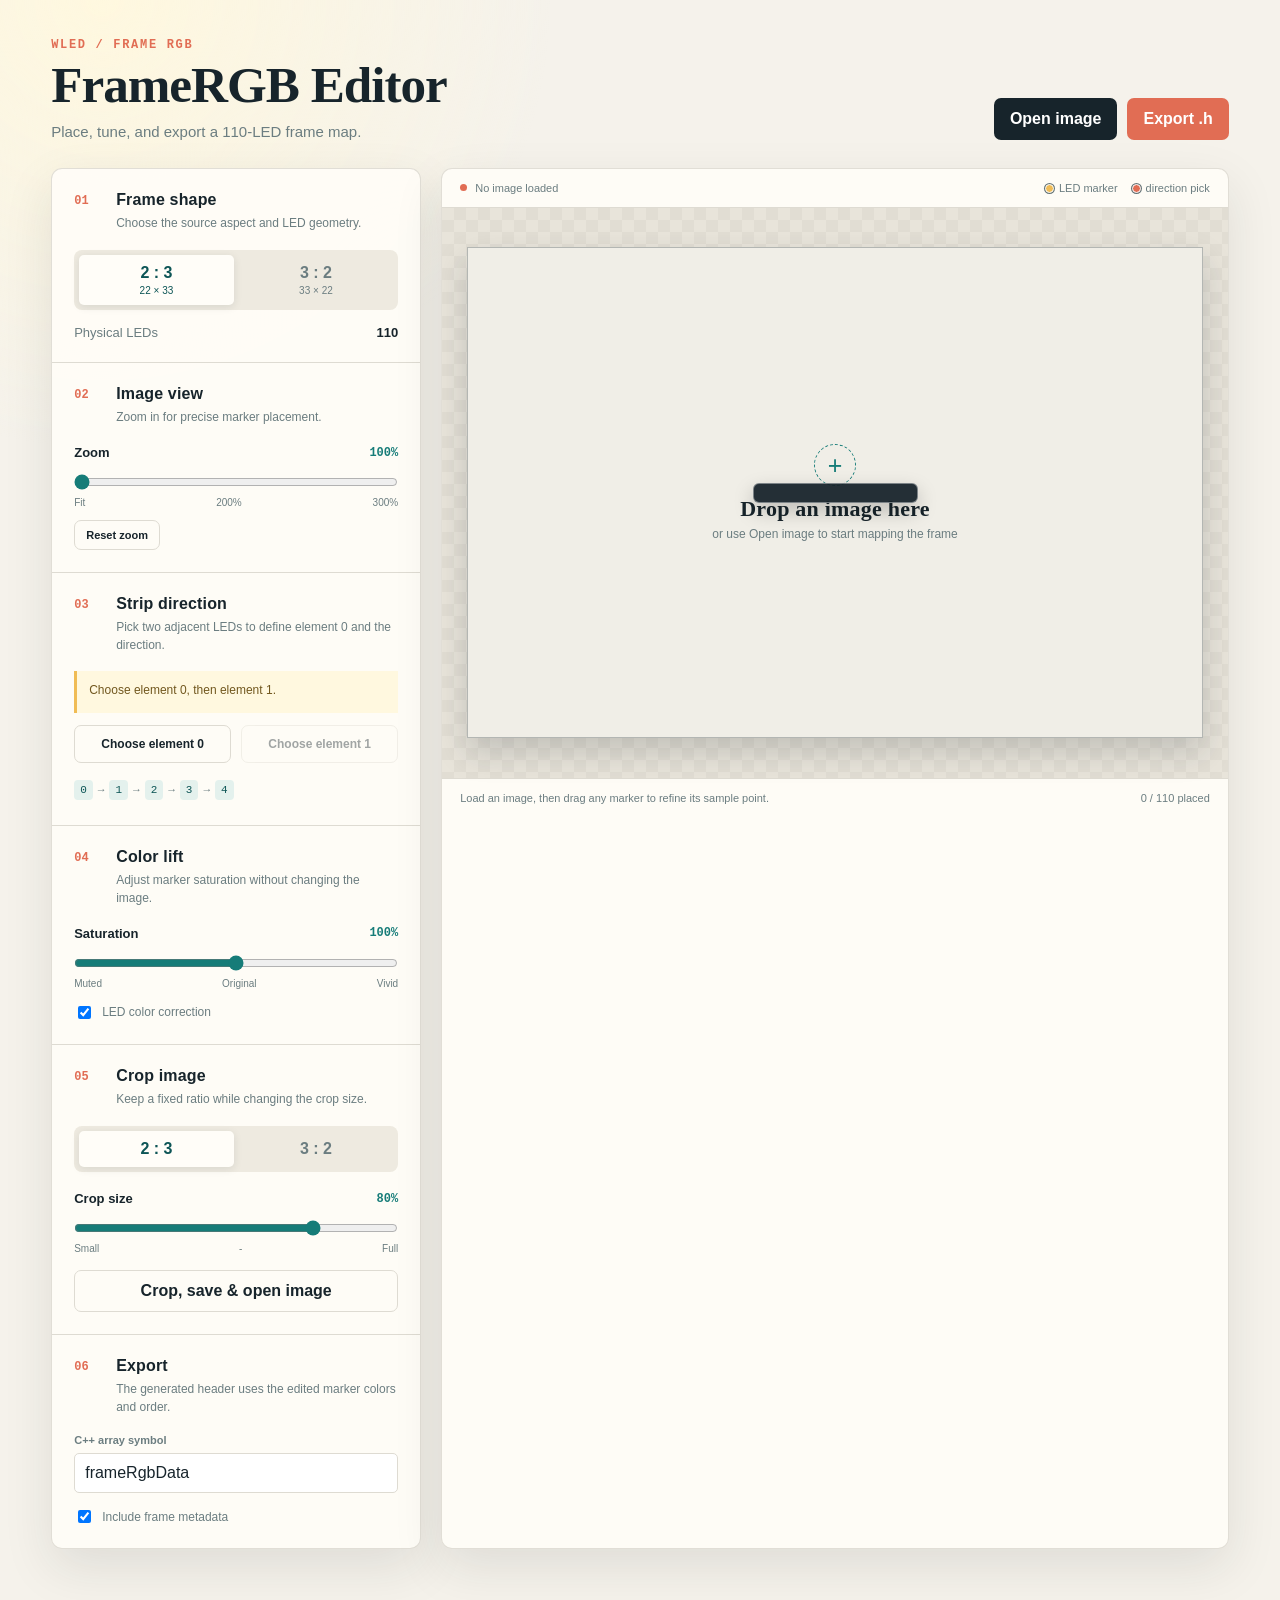
<file: tools/frame_rgb_editor/index.html>
<!doctype html>
<html lang="en">
<head>
  <meta charset="utf-8">
  <meta name="viewport" content="width=device-width, initial-scale=1">
  <title>FrameRGB Editor</title>
  <link rel="stylesheet" href="styles.css">
</head>
<body>
  <main class="app-shell">
    <header class="topbar">
      <div>
        <p class="eyebrow">WLED / FRAME RGB</p>
        <h1>FrameRGB Editor</h1>
        <p class="subtitle">Place, tune, and export a 110-LED frame map.</p>
      </div>
      <div class="top-actions">
        <label class="button button-primary file-button">
          <span>Open image</span>
          <input id="imageInput" type="file" accept="image/*">
        </label>
        <button id="exportButton" class="button button-accent" type="button">Export .h</button>
      </div>
    </header>

    <section class="workspace">
      <aside class="control-panel panel">
        <section class="control-section">
          <div class="section-heading">
            <span class="section-index">01</span>
            <div><h2>Frame shape</h2><p>Choose the source aspect and LED geometry.</p></div>
          </div>
          <div class="segmented" role="group" aria-label="Frame aspect">
            <button class="segment is-active" data-aspect="22x33" type="button">2 : 3 <small>22 × 33</small></button>
            <button class="segment" data-aspect="33x22" type="button">3 : 2 <small>33 × 22</small></button>
          </div>
          <div class="metric-row"><span>Physical LEDs</span><strong>110</strong></div>
        </section>

        <section class="control-section">
          <div class="section-heading">
            <span class="section-index">02</span>
            <div><h2>Image view</h2><p>Zoom in for precise marker placement.</p></div>
          </div>
          <label class="range-label" for="zoomRange"><span>Zoom</span><output id="zoomValue">100%</output></label>
          <input id="zoomRange" type="range" min="100" max="300" value="100" step="5">
          <div class="range-scale"><span>Fit</span><span>200%</span><span>300%</span></div>
          <button id="resetZoomButton" class="button button-secondary compact-button" type="button">Reset zoom</button>
        </section>

        <section class="control-section">
          <div class="section-heading">
            <span class="section-index">03</span>
            <div><h2>Strip direction</h2><p>Pick two adjacent LEDs to define element 0 and the direction.</p></div>
          </div>
          <div class="direction-status" id="directionStatus">Choose element 0, then element 1.</div>
          <div class="direction-buttons">
            <button id="chooseFirstButton" class="button button-secondary" type="button">Choose element 0</button>
            <button id="chooseSecondButton" class="button button-secondary" type="button" disabled>Choose element 1</button>
          </div>
          <div class="sequence-preview" id="sequencePreview"></div>
        </section>

        <section class="control-section">
          <div class="section-heading">
            <span class="section-index">04</span>
            <div><h2>Color lift</h2><p>Adjust marker saturation without changing the image.</p></div>
          </div>
          <label class="range-label" for="saturationRange"><span>Saturation</span><output id="saturationValue">100%</output></label>
          <input id="saturationRange" type="range" min="0" max="200" value="100" step="1">
          <div class="range-scale"><span>Muted</span><span>Original</span><span>Vivid</span></div>
          <label class="check-row"><input id="ledCorrection" type="checkbox" checked><span>LED color correction</span></label>
        </section>

        <section class="control-section">
          <div class="section-heading">
            <span class="section-index">05</span>
            <div><h2>Crop image</h2><p>Keep a fixed ratio while changing the crop size.</p></div>
          </div>
          <div class="segmented crop-aspect" role="group" aria-label="Crop aspect">
            <button class="segment is-active" data-crop-aspect="2:3" type="button">2 : 3</button>
            <button class="segment" data-crop-aspect="3:2" type="button">3 : 2</button>
          </div>
          <label class="range-label" for="cropSizeRange"><span>Crop size</span><output id="cropSizeValue">80%</output></label>
          <input id="cropSizeRange" type="range" min="20" max="100" value="80" step="1">
          <div class="range-scale"><span>Small</span><span id="cropDimensions">-</span><span>Full</span></div>
          <button id="cropButton" class="button button-secondary full-button" type="button">Crop, save &amp; open image</button>
        </section>

        <section class="control-section file-info">
          <div class="section-heading">
            <span class="section-index">06</span>
            <div><h2>Export</h2><p>The generated header uses the edited marker colors and order.</p></div>
          </div>
          <label class="field-label" for="symbolInput">C++ array symbol</label>
          <input id="symbolInput" class="text-input" value="frameRgbData" spellcheck="false">
          <label class="check-row"><input id="includeMetadata" type="checkbox" checked><span>Include frame metadata</span></label>
        </section>
      </aside>

      <section class="canvas-panel panel">
        <div class="canvas-toolbar">
          <div><span class="live-dot"></span><span id="imageStatus">No image loaded</span></div>
          <div class="legend"><span><i class="legend-dot marker-dot"></i>LED marker</span><span><i class="legend-dot selected-dot"></i>direction pick</span></div>
        </div>
        <div class="canvas-stage" id="canvasStage">
          <canvas id="editorCanvas" width="900" height="600"></canvas>
          <div class="empty-state" id="emptyState"><div class="empty-icon">+</div><h2>Drop an image here</h2><p>or use Open image to start mapping the frame</p></div>
          <div class="tooltip" id="markerTooltip" hidden></div>
        </div>
        <div class="canvas-footer"><span id="selectionHint">Load an image, then drag any marker to refine its sample point.</span><span id="markerCount">0 / 110 placed</span></div>
      </section>
    </section>
  </main>
  <script src="app.js"></script>
</body>
</html>
</file>
<file: tools/frame_rgb_editor/styles.css>
:root {
  --ink: #17242b;
  --muted: #6b7d80;
  --paper: #f5f2eb;
  --panel: #fffdf8;
  --line: #dedbd2;
  --teal: #167c78;
  --teal-dark: #0d5556;
  --coral: #e16d54;
  --yellow: #f0bc55;
  --shadow: 0 18px 50px rgba(27, 42, 43, .10);
  font-family: "Trebuchet MS", "Segoe UI", sans-serif;
  color: var(--ink);
  background: var(--paper);
}

* { box-sizing: border-box; }
body { margin: 0; min-width: 320px; background: radial-gradient(circle at 8% 0%, #fff8df 0, transparent 28rem), var(--paper); }
button, input { font: inherit; }
button { cursor: pointer; }
.app-shell { width: min(1500px, 100%); margin: 0 auto; padding: 38px clamp(18px, 4vw, 64px) 54px; }
.topbar { display: flex; align-items: end; justify-content: space-between; gap: 24px; margin-bottom: 28px; }
.eyebrow { margin: 0 0 8px; color: var(--coral); font: 700 12px/1.2 Consolas, monospace; letter-spacing: .14em; }
h1, h2, p { margin: 0; }
h1 { font: 700 clamp(32px, 4vw, 54px)/.98 Georgia, serif; letter-spacing: -.02em; }
.subtitle { margin-top: 12px; color: var(--muted); font-size: 15px; }
.top-actions, .direction-buttons { display: flex; gap: 10px; flex-wrap: wrap; }
.button { border: 1px solid transparent; border-radius: 7px; padding: 11px 15px; color: var(--ink); font-weight: 700; transition: transform .16s ease, box-shadow .16s ease, background .16s ease; }
.button:hover:not(:disabled) { transform: translateY(-2px); box-shadow: 0 8px 18px rgba(27,42,43,.12); }
.button:disabled { cursor: not-allowed; opacity: .4; }
.button-primary { background: var(--ink); color: white; }
.button-accent { background: var(--coral); color: white; }
.button-secondary { background: transparent; border-color: var(--line); }
.file-button { display: inline-flex; align-items: center; }
.file-button input { display: none; }
.workspace { display: grid; grid-template-columns: minmax(280px, 370px) minmax(0, 1fr); gap: 20px; align-items: stretch; }
.panel { border: 1px solid rgba(222,219,210,.9); background: rgba(255,253,248,.9); box-shadow: var(--shadow); }
.control-panel { border-radius: 11px; overflow: hidden; }
.control-section { padding: 22px; border-bottom: 1px solid var(--line); }
.control-section:last-child { border-bottom: 0; }
.section-heading { display: grid; grid-template-columns: 30px 1fr; gap: 12px; align-items: start; }
.section-index { color: var(--coral); font: 700 12px Consolas, monospace; padding-top: 3px; }
h2 { font-size: 16px; letter-spacing: .01em; }
.section-heading p { color: var(--muted); font-size: 12px; line-height: 1.45; margin-top: 6px; }
.segmented { display: grid; grid-template-columns: 1fr 1fr; gap: 5px; background: #eeeae0; padding: 5px; border-radius: 8px; margin-top: 18px; }
.segment { border: 0; border-radius: 5px; background: transparent; padding: 9px 5px; color: var(--muted); font-weight: 700; }
.segment small { display: block; font-size: 10px; font-weight: 400; margin-top: 3px; }
.segment.is-active { background: var(--panel); color: var(--teal-dark); box-shadow: 0 2px 8px rgba(27,42,43,.1); }
.metric-row { display: flex; justify-content: space-between; margin-top: 15px; color: var(--muted); font-size: 13px; }
.metric-row strong { color: var(--ink); }
.direction-status { min-height: 42px; margin: 17px 0 12px; padding: 11px 12px; border-left: 3px solid var(--yellow); background: #fff8df; color: #71571e; font-size: 12px; line-height: 1.45; }
.direction-buttons .button { flex: 1; padding-inline: 8px; font-size: 12px; }
.sequence-preview { display: flex; align-items: center; gap: 5px; min-height: 27px; margin-top: 13px; color: var(--muted); font: 11px Consolas, monospace; }
.sequence-node { padding: 4px 6px; border-radius: 4px; background: #e4f1ed; color: var(--teal-dark); }
.range-label, .range-scale { display: flex; justify-content: space-between; align-items: center; }
.range-label { margin-top: 19px; font-size: 13px; font-weight: 700; }
.range-label output { color: var(--teal); font: 700 12px Consolas, monospace; }
input[type="range"] { width: 100%; margin: 14px 0 7px; accent-color: var(--teal); }
.range-scale { color: var(--muted); font-size: 10px; }
.compact-button { margin-top: 12px; padding: 8px 11px; font-size: 11px; }
.full-button { width: 100%; margin-top: 16px; }
.field-label { display: block; margin: 18px 0 7px; color: var(--muted); font-size: 11px; font-weight: 700; }
.text-input { width: 100%; border: 1px solid var(--line); border-radius: 5px; padding: 10px; background: white; color: var(--ink); }
.check-row { display: flex; align-items: center; gap: 8px; margin-top: 14px; color: var(--muted); font-size: 12px; }
.canvas-panel { min-width: 0; border-radius: 11px; display: flex; flex-direction: column; overflow: hidden; }
.canvas-toolbar, .canvas-footer { display: flex; justify-content: space-between; align-items: center; gap: 16px; padding: 13px 18px; color: var(--muted); font-size: 11px; }
.canvas-toolbar { border-bottom: 1px solid var(--line); }
.canvas-footer { border-top: 1px solid var(--line); }
.live-dot { display: inline-block; width: 7px; height: 7px; border-radius: 50%; margin-right: 8px; background: var(--coral); vertical-align: 1px; }
.legend { display: flex; gap: 14px; }
.legend-dot { display: inline-block; width: 9px; height: 9px; margin-right: 5px; border: 1px solid white; border-radius: 50%; vertical-align: -1px; box-shadow: 0 0 0 1px #647477; }
.marker-dot { background: var(--yellow); }
.selected-dot { background: var(--coral); }
.canvas-stage { position: relative; display: grid; place-items: center; min-height: 570px; padding: 25px; background-color: #e8e4da; background-image: linear-gradient(45deg, #e1ddd3 25%, transparent 25%), linear-gradient(-45deg, #e1ddd3 25%, transparent 25%), linear-gradient(45deg, transparent 75%, #e1ddd3 75%), linear-gradient(-45deg, transparent 75%, #e1ddd3 75%); background-size: 24px 24px; background-position: 0 0, 0 12px, 12px -12px, -12px 0; }
.canvas-stage.is-dragging { outline: 3px solid var(--teal); outline-offset: -8px; }
canvas { display: block; width: min(100%, 920px); height: auto; max-height: 650px; object-fit: contain; border: 1px solid rgba(23,36,43,.28); background: #f0eee7; box-shadow: 0 14px 30px rgba(23,36,43,.18); touch-action: none; cursor: crosshair; }
.empty-state { position: absolute; text-align: center; color: var(--muted); pointer-events: none; }
.empty-state h2 { margin-top: 10px; font: 700 22px Georgia, serif; color: var(--ink); }
.empty-state p { margin-top: 5px; font-size: 12px; }
.empty-icon { display: grid; place-items: center; width: 42px; height: 42px; margin: auto; border: 1px dashed var(--teal); border-radius: 50%; color: var(--teal); font-size: 25px; }
.tooltip { display: flex; align-items: center; gap: 8px; position: absolute; z-index: 3; min-width: 165px; padding: 9px 10px; border: 1px solid rgba(255,255,255,.4); border-radius: 6px; background: rgba(23,36,43,.94); color: white; box-shadow: 0 8px 20px rgba(0,0,0,.22); pointer-events: none; font: 11px/1.45 Consolas, monospace; }
.tooltip-swatch { display: block; flex: 0 0 auto; width: 18px; height: 18px; border: 2px solid white; border-radius: 50%; }
@media (max-width: 900px) { .topbar { align-items: start; flex-direction: column; } .workspace { grid-template-columns: 1fr; } .control-panel { order: 2; } .canvas-panel { order: 1; } .canvas-stage { min-height: 420px; padding: 13px; } }
@media (max-width: 520px) { .app-shell { padding: 24px 12px 35px; } .top-actions, .top-actions .button { width: 100%; } .top-actions .button { text-align: center; } .canvas-toolbar, .canvas-footer { align-items: start; flex-direction: column; gap: 8px; } .legend { flex-wrap: wrap; } }
</file>
